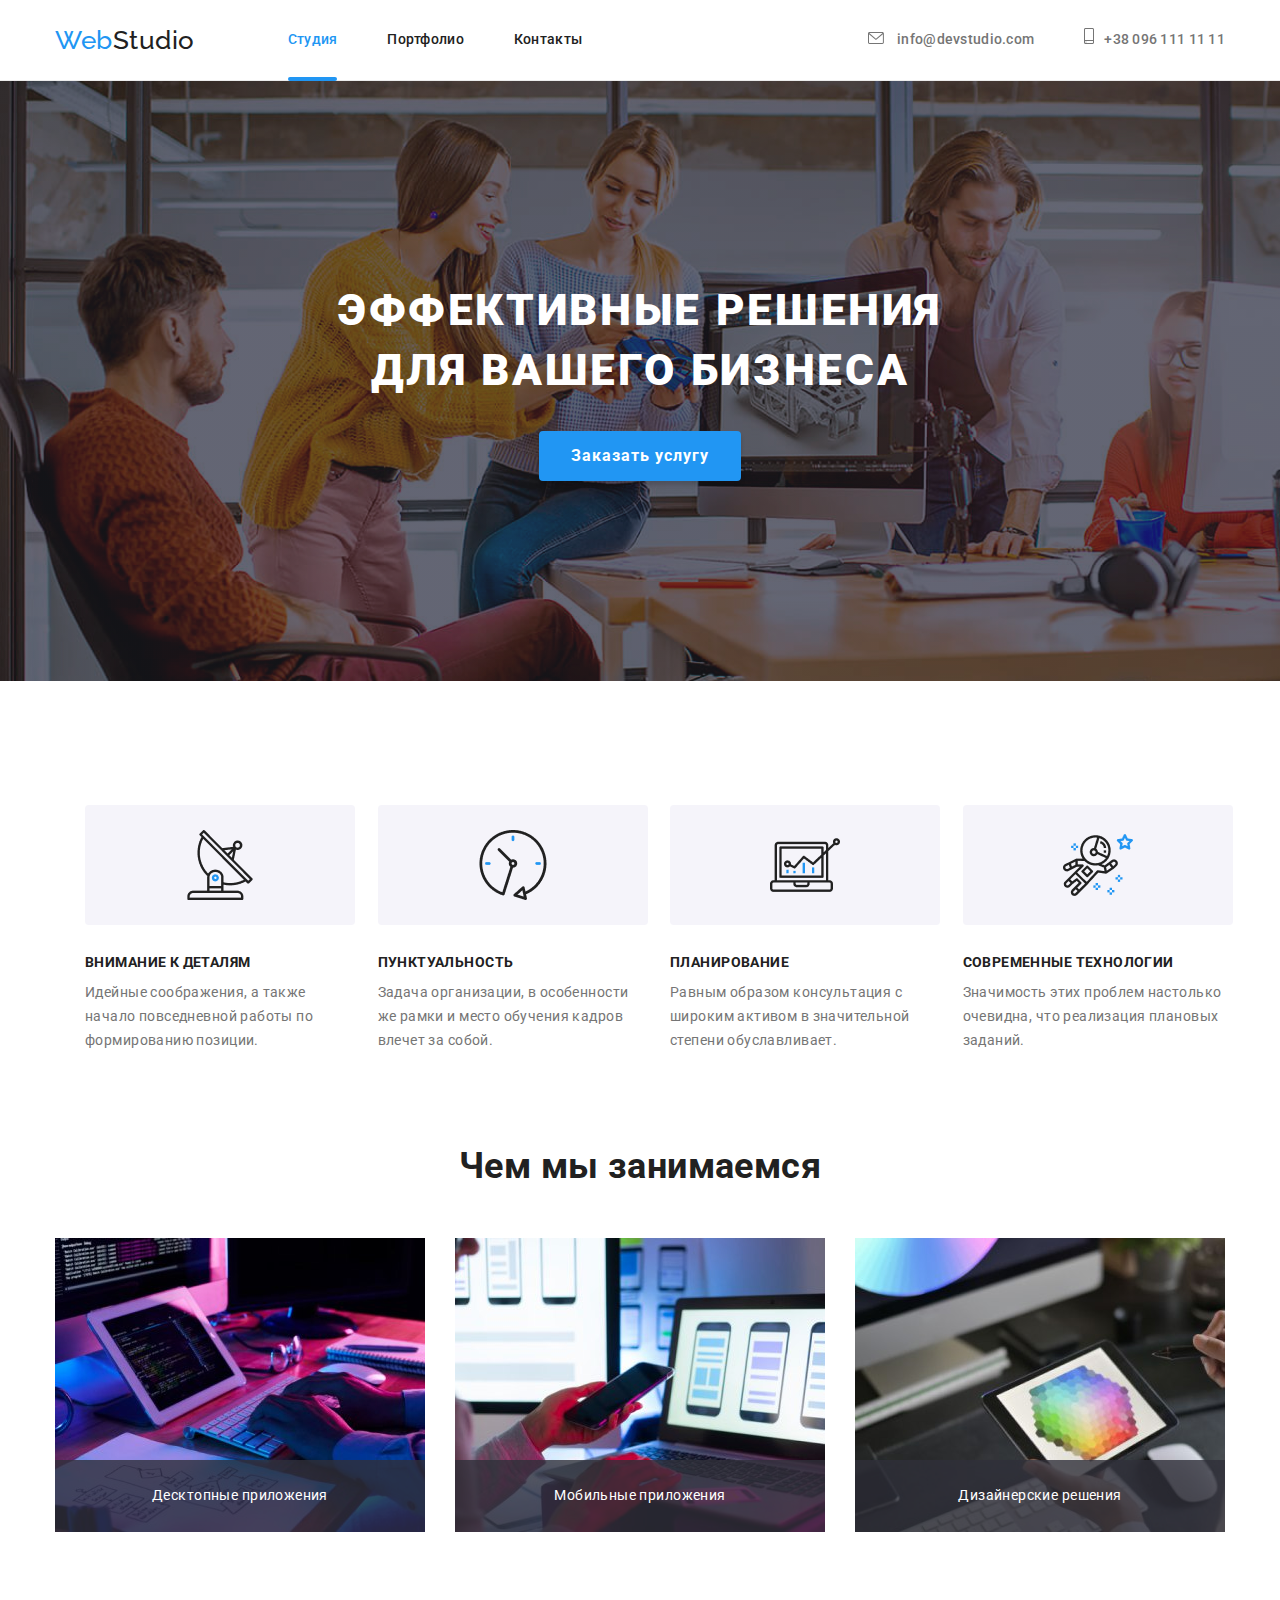
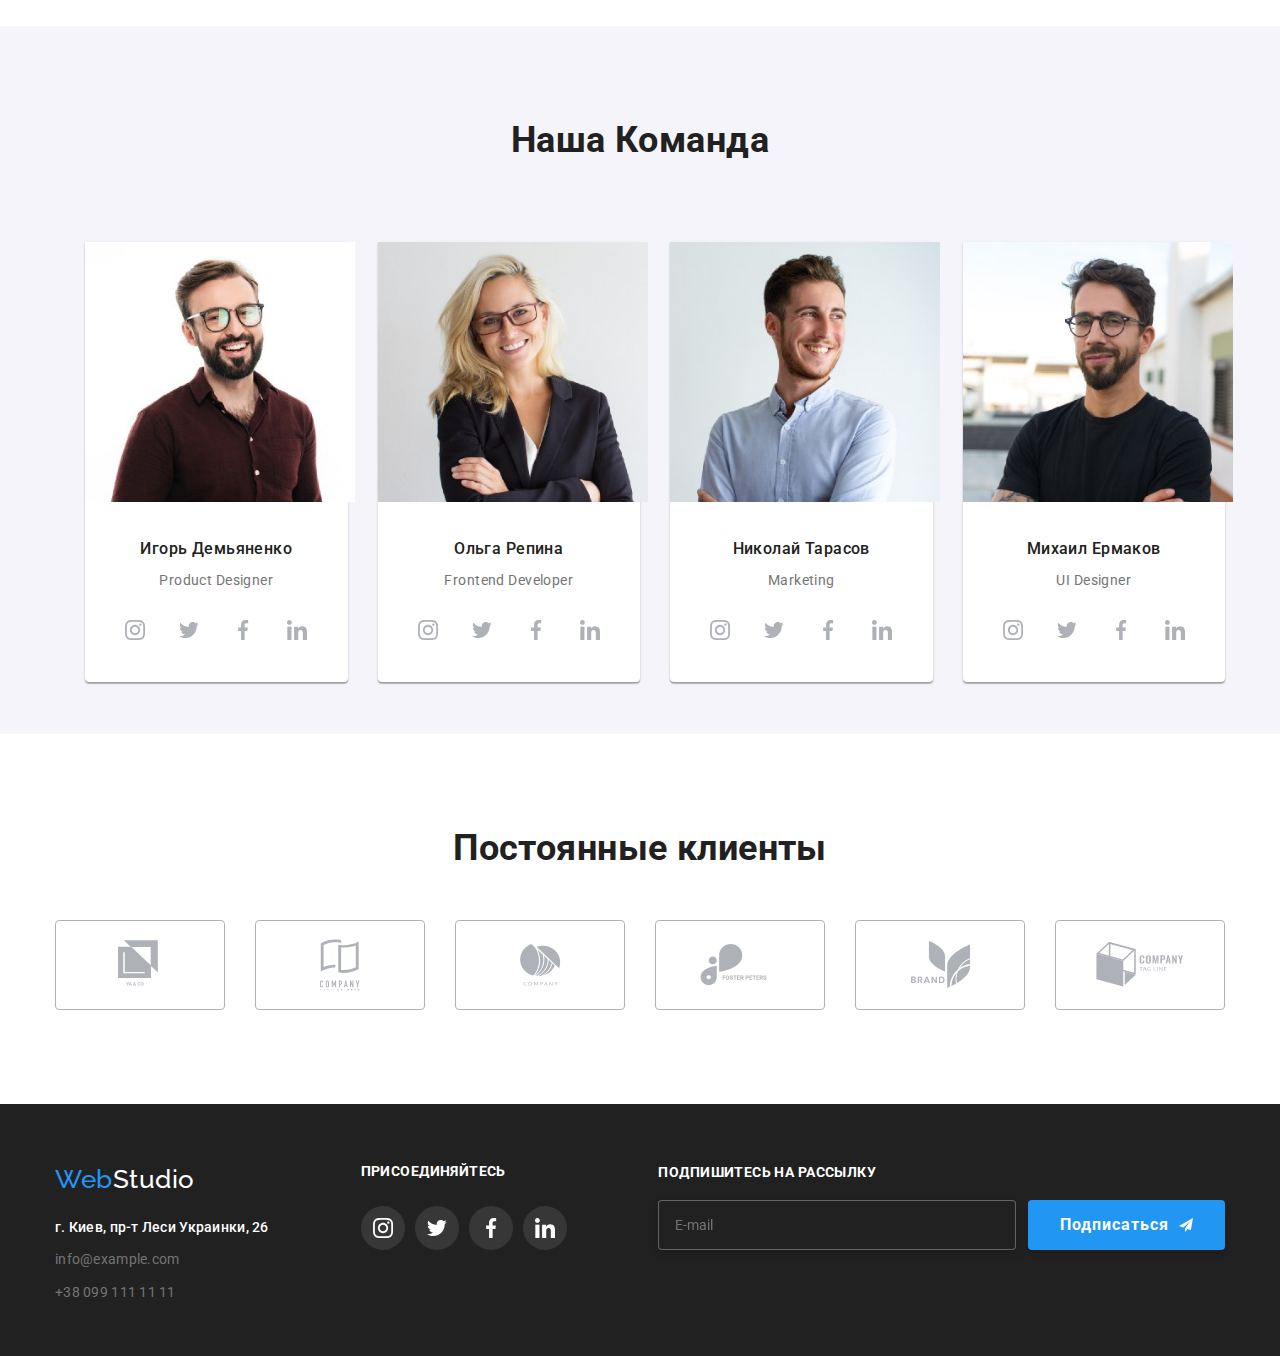
<file: index.html>
<!DOCTYPE html>
<html lang="ru">
  <head>
    <meta charset="UTF-8" />
    <meta name="viewport" content="width=device-width, initial-scale=1.0" />
    <title>Студия</title>
    <link rel="stylesheet" href="https://cdnjs.cloudflare.com/ajax/libs/modern-normalize/1.0.0/modern-normalize.min.css">
    <link href="https://fonts.googleapis.com/css2?family=Raleway:wght@700&family=Roboto:wght@400;500;700;900&display=swap"
      rel="stylesheet"> 
    <link rel="stylesheet" href="./css/styles.css">
  </head>
  <body>
    <header class="header-border">
    <div class="container header">
      <nav class="flex-item">
        <a href="" class="logo menu-logo"><span class="web">Web</span>Studio</a>
          <ul class="flex-item">
            <li class="menu"><a href="./index.html" class="link menu-link curent">Студия</a></li>
            <li class="menu"><a href="./partfolio.html" class="link menu-link">Портфолио</a></li>
            <li class="menu"><a href="#Kontakt" class="link menu-link">Контакты</a></li>
          </ul>
      </nav>
  <ul class="flex-item">
    <li class="menu"><a class="link text malto" href="malto:info@devstudio.com">
        <svg class="heder-ico-mail">
          <use href="./img/sprite.svg#envelope-hover"></use>
        </svg>
        info@devstudio.com</a></li>
    <li class="menu"><a class="link text tel" href="tel:+380961111111">
        <svg class="heder-ico-phone">
          <use href="./img/sprite.svg#smartphone"></use>
        </svg>+38 096 111 11 11</a></li>
  </ul>
    </div> 
    </header>
    <main>
      <section class="motivation">
        <div class="container hero-conteiner">
          <h1 class="dark_bg hero">Эффективные решения для вашего бизнеса</h1>
          <div class="hero-button">
          <button type="button" class="button dark_bg" data-modal-open>Заказать услугу</button>
          </div>
        </div>
      </section>
    <section class="target hed">
     <div class="container">
      <ul class="flex-item work">
        <li class="target-conteiner first">
          <h3 class="text-header">Внимание к деталям</h3>
          <p class="text">
          Идейные соображения, а также начало повседневной работы по
          формированию позиции.
        </p>
      </li>
        <li class="target-conteiner second">
          <h3 class="text-header">Пунктуальность</h3>
          <p class="text">Задача организации, в особенности же рамки и место обучения кадров
           влечет за собой.
          </p>
        </li>
        <li class="target-conteiner three">
          <h3 class="text-header">Планирование</h3>
          <p class="text">
          Равным образом консультация с широким активом в значительной степени
          обуславливает.
         </p>
        </li>
        <li class="target-conteiner four">
          <h3 class="text-header">Современные технологии</h3>
          <p class="text">
          Значимость этих проблем настолько очевидна, что реализация плановых
          заданий.
          </p>
        </li>
      </ul>
  </div>
  </section>
  <Section class="our-work">
      <div class="container">
        <h2 class="low-header">Чем мы занимаемся</h2>
        <ul class="flex-item work-conteiner">
          <li class="work-img">
            <img src="./img/index8.jpg" width="370" height="294" alt="wwd1" />
            <p class="img-disk">Десктопные приложения</p>
          </li>
          <li class="work-img">
            <img src="./img/index7.jpg" width="370" height="294" alt="wwd2" />
            <p class="img-disk">Мобильные приложения</p>
          </li>
          <li class="work-img">
            <img src="./img/index6.jpg" width="370" height="294" alt="wwd3" />
            <p class="img-disk">Дизайнерские решения</p>
          </li>
        </ul>
      </div>
    </section>
      <section class="team-section hed">
        <div class="container">
        <h2 class="low-header">Наша Команда</h2>
      <ul class="flex-item work">
        <li class="person"> 
          <figure>
            <img src="./img/index5.jpg" width="270" height="260" alt="Product Designer">
              <figurecaption> 
                <p class="name"> Игорь Демьяненко </p>
                <p class="text name" lang="en">Product Designer</p>
                <ul class="social-list">
                  <li class="social-item"> <a class="social-link" href="https://instagram.com/" target="_blank" rel="noopener noreferer" aria-label="Instagram">
                  <svg class="social-svg">
                    <use href="./img/sprite.svg#instagram"></use>
                  </svg>
                  </a></li>
                  <li class="social-item"> <a class="social-link" href="https://twitter.com/" target="_blank" rel="noopener noreferer" aria-label="twitter">
                  <svg class="social-svg">
                    <use href="./img/sprite.svg#twitter"></use>
                  </svg>
                  </a></li>
                  <li class="social-item"> <a class="social-link" href="https://facebook.com/" target="_blank" rel="noopener noreferer" aria-label="Facebook">
                  <svg class="social-svg">
                  <use href="./img/sprite.svg#facebook"></use>
                  </svg>
                  </a></li>
                  <li class="social-item"> <a class="social-link" href="https://linkedin.com/" target="_blank" rel="noopener noreferer" aria-label="Linkedin">
                   <svg class="social-svg">
                  <use href="./img/sprite.svg#linkedin"></use>
                  </svg>
                   </a></li>
                </ul>
              </figurecaption>
          </figure>
        </li>
        <li class="person"> 
          <figure>
          <img src="./img/index4.jpg" width="270" height="260" alt="Frontend Developer">
            <figurecaption>
            <p class="name"> Ольга Репина </p>
            <p class="text name" lang="en">Frontend Developer</p>
            <ul class="social-list">
              <li class="social-item"> <a class="social-link" href="https://instagram.com/" target="_blank" rel="noopener noreferer"
                  aria-label="Instagram">
                  <svg class="social-svg">
                    <use href="./img/sprite.svg#instagram"></use>
                  </svg>
                </a></li>
              <li class="social-item"> <a class="social-link" href="https://twitter.com/" target="_blank" rel="noopener noreferer"
                  aria-label="twitter">
                  <svg class="social-svg">
                    <use href="./img/sprite.svg#twitter"></use>
                  </svg>
                </a></li>
              <li class="social-item"> <a class="social-link" href="https://facebook.com/" target="_blank" rel="noopener noreferer"
                  aria-label="Facebook">
                  <svg class="social-svg">
                    <use href="./img/sprite.svg#facebook"></use>
                  </svg>
                </a></li>
              <li class="social-item"> <a class="social-link" href="https://linkedin.com/" target="_blank" rel="noopener noreferer"
                  aria-label="Linkedin">
                  <svg class="social-svg">
                    <use href="./img/sprite.svg#linkedin"></use>
                  </svg>
                </a></li>
            </ul>
            </figurecaption>
          </figure> 
        </li>
        <li class="person"> 
          <figure>
            <img src="./img/index3.jpg" width="270" height="260" alt="Marketing">
            <figurecaption>
            <p class="name"> Николай Тарасов </p>
              <p class="text name" lang="en">Marketing</p>
              <ul class="social-list">
                <li class="social-item"> <a class="social-link" href="https://instagram.com/" target="_blank" rel="noopener noreferer"
                    aria-label="Instagram">
                    <svg class="social-svg">
                      <use href="./img/sprite.svg#instagram"></use>
                    </svg>
                  </a></li>
                <li class="social-item"> <a class="social-link" href="https://twitter.com/" target="_blank" rel="noopener noreferer"
                    aria-label="twitter">
                    <svg class="social-svg">
                      <use href="./img/sprite.svg#twitter"></use>
                    </svg>
                  </a></li>
                <li class="social-item"> <a class="social-link" href="https://facebook.com/" target="_blank" rel="noopener noreferer"
                    aria-label="Facebook">
                    <svg class="social-svg">
                      <use href="./img/sprite.svg#facebook"></use>
                    </svg>
                  </a></li>
                <li class="social-item"> <a class="social-link" href="https://linkedin.com/" target="_blank" rel="noopener noreferer"
                    aria-label="Linkedin">
                    <svg class="social-svg">
                      <use href="./img/sprite.svg#linkedin"></use>
                    </svg>
                  </a></li>
              </ul>
            </figurecaption>
          </figure class="person">
        </li>
        <li class="person"> 
          <figure>
            <img src="./img/index.jpg" width="270" height="260" alt="UI Designer">
            <figurecaption>
            <p class="name">Михаил Ермаков</p>
            <p class="text name" lang="en">UI Designer</p>
            <ul class="social-list">
              <li class="social-item"> <a class="social-link" href="https://instagram.com/" target="_blank" rel="noopener noreferer"
                  aria-label="Instagram">
                  <svg class="social-svg">
                    <use href="./img/sprite.svg#instagram"></use>
                  </svg>
                </a></li>
              <li class="social-item"> <a class="social-link" href="https://twitter.com/" target="_blank" rel="noopener noreferer"
                  aria-label="twitter">
                  <svg class="social-svg">
                    <use href="./img/sprite.svg#twitter"></use>
                  </svg>
                </a></li>
              <li class="social-item"> <a class="social-link" href="https://facebook.com/" target="_blank" rel="noopener noreferer"
                  aria-label="Facebook">
                  <svg class="social-svg">
                    <use href="./img/sprite.svg#facebook"></use>
                  </svg>
                </a></li>
              <li class="social-item"> <a class="social-link" href="https://linkedin.com/" target="_blank" rel="noopener noreferer"
                  aria-label="Linkedin">
                  <svg class="social-svg">
                    <use href="./img/sprite.svg#linkedin"></use>
                  </svg>
                </a></li>
            </ul>
            </figurecaption>
          </figure>
        </li>
      </ul>
   </div>
    </section>
    <Section class="client">
      <div class="container">
      <h2 class="low-header">Постоянные клиенты</h2>
      <ul class="client-list">
        <li class="client-item"> <a class="client-link" href="">
          <svg class="client-svg client-1">
            <use href="./img/sprite.svg#logo-1"></use>
          </svg>
        </a></li>
        <li class="client-item"> <a class="client-link" href="">
            <svg class="client-svg client-2">
           <use href="./img/sprite.svg#logo-2"></use>
          </svg>
        </a></li>
        <li class="client-item"> <a class="client-link" href="">          
          <svg class="client-svg client-3">
            <use href="./img/sprite.svg#logo-3"></use>
          </svg>
        </a></li>
        <li class="client-item"> <a class="client-link" href="">          
          <svg class="client-svg client-4">
            <use href="./img/sprite.svg#logo-4"></use>
          </svg>
        </a></li>
        <li class="client-item"> <a class="client-link" href="">          
          <svg class="client-svg client-5">
            <use href="./img/sprite.svg#logo-5"></use>
          </svg>
        </a></li>
        <li class="client-item"> <a class="client-link" href="">
          <svg class="client-svg client-6">
            <use href="./img/sprite.svg#logo-6"></use>
          </svg>
        </a></li>
      </ul>
      </div>
    </Section>
    </main>
    <footer class="footer">
  <div class="container footer-container">
      <address class="address">
      <ul class="footer-menu"><a name="Kontakt"></a>
        <li class="footer-logo">
          <a href="" class="dark_bg link logo"><span class="web">Web</span>Studio</a>
        </li>
        <Li class="footer-list">
          <a href="https://goo.gl/maps/Aq3avpMeS8SeqytdA" target="_blank" rel="noopener noreferrer" class="dark_bg link"> г. Киев, пр-т Леси Украинки, 26</a>
        </Li>
        <Li class="footer-list">
          <a href="mailto:info@example.com" class="link text"> info@example.com</a>
        </Li>
        <Li class="footer-list">
          <a href="tel:+380991111111" class="link text">+38 099 111 11 11</a>
        </Li>
      </ul>
      </address>
      <div class="footer-soc">
      <h3 class="dark_bg text-header">присоединяйтесь</h3>
      <ul class="social-list">
        <li class="social-item"> <a class="social-link" href="https://instagram.com/" target="_blank" rel="noopener noreferer"
            aria-label="Instagram">
            <svg class="social-svg">
              <use href="./img/sprite.svg#instagram"></use>
            </svg>
          </a></li>
        <li class="social-item"> <a class="social-link" href="https://twitter.com/" target="_blank" rel="noopener noreferer"
            aria-label="twitter">
            <svg class="social-svg">
              <use href="./img/sprite.svg#twitter"></use>
            </svg>
          </a></li>
        <li class="social-item"> <a class="social-link" href="https://facebook.com/" target="_blank" rel="noopener noreferer"
            aria-label="Facebook">
            <svg class="social-svg">
              <use href="./img/sprite.svg#facebook"></use>
            </svg>
          </a></li>
        <li class="social-item"> <a class="social-link" href="https://linkedin.com/" target="_blank" rel="noopener noreferer"
            aria-label="Linkedin">
            <svg class="social-svg">
              <use href="./img/sprite.svg#linkedin"></use>
            </svg>
          </a></li>
      </ul>
      </div>
      <div class="subscribe-container">
        <h3 class="dark_bg subskribe-title">Подпишитесь на рассылку</h3>
        <form class="footer-form">
        <input name="subscribe" type="email" class="footer-input" placeholder="E-mail" >
        <button class="button dark_bg">Подписаться
          <svg class="footer-svg">
            <use href="./img/sprite.svg#pp"></use>
          </svg>
        </button>
        </form>
      </div>
    </footer>
<div class="backdrop is-hidden" data-modal>
  <section class="modal">
    <button class="modal-close-button" data-modal-close>
      <svg class="close-x">
        <use href="./img/sprite.svg#close-x"></use>
      </svg>
    </button>
      <h3 class="modal-h">Оставьте свои данные, мы вам перезвоним</h3>
      <form>
            <div class="conteiner-svg">
             <input type="text" name="name" id="name" class="modal-field">
             <label for="name" class="label-text">Имя</label>
             <svg class="input-svg">
              <use href="./img/sprite.svg#hum"></use>
             </svg>
            </div>
            <div class="conteiner-svg">
             <input type="tel" name="tel" id="tel" class="modal-field">
             <label for="tel" class="label-text">Телефон</label>
             <svg class="input-svg">
               <use href="./img/sprite.svg#phone"></use>
             </svg>
            </div>
            <div class="conteiner-svg">
              <input type="email" name="email" id="email" class="modal-field">
              <label for="email" class="label-text">Почта</label>
              <svg class="input-svg">
                <use href="./img/sprite.svg#mail"></use>
              </svg>
            </div>
            <div class="conteiner-message">
                <textarea class="modal-massage" id="message" name="message" cols="30" rows="5" placeholder="Введите текст"></textarea>
                <label for="message" class="label-text">Комментарий</label>
            </div>
                    <label class="check-label"> 
                      <input type="checkbox" class="modal-chec"/><span class="checkbox"></span>
                      Соглашаюсь с рассылкой и принимаю <a href="">Условия договора</a> 
                  </label>
          <div class="button-conteiner">
            <button type="submit" class="bt-submit">Отправить</button>
          </div>
        </form>
</section>
<script src="./modal.js"></script>
  </body>
</html>
</file>
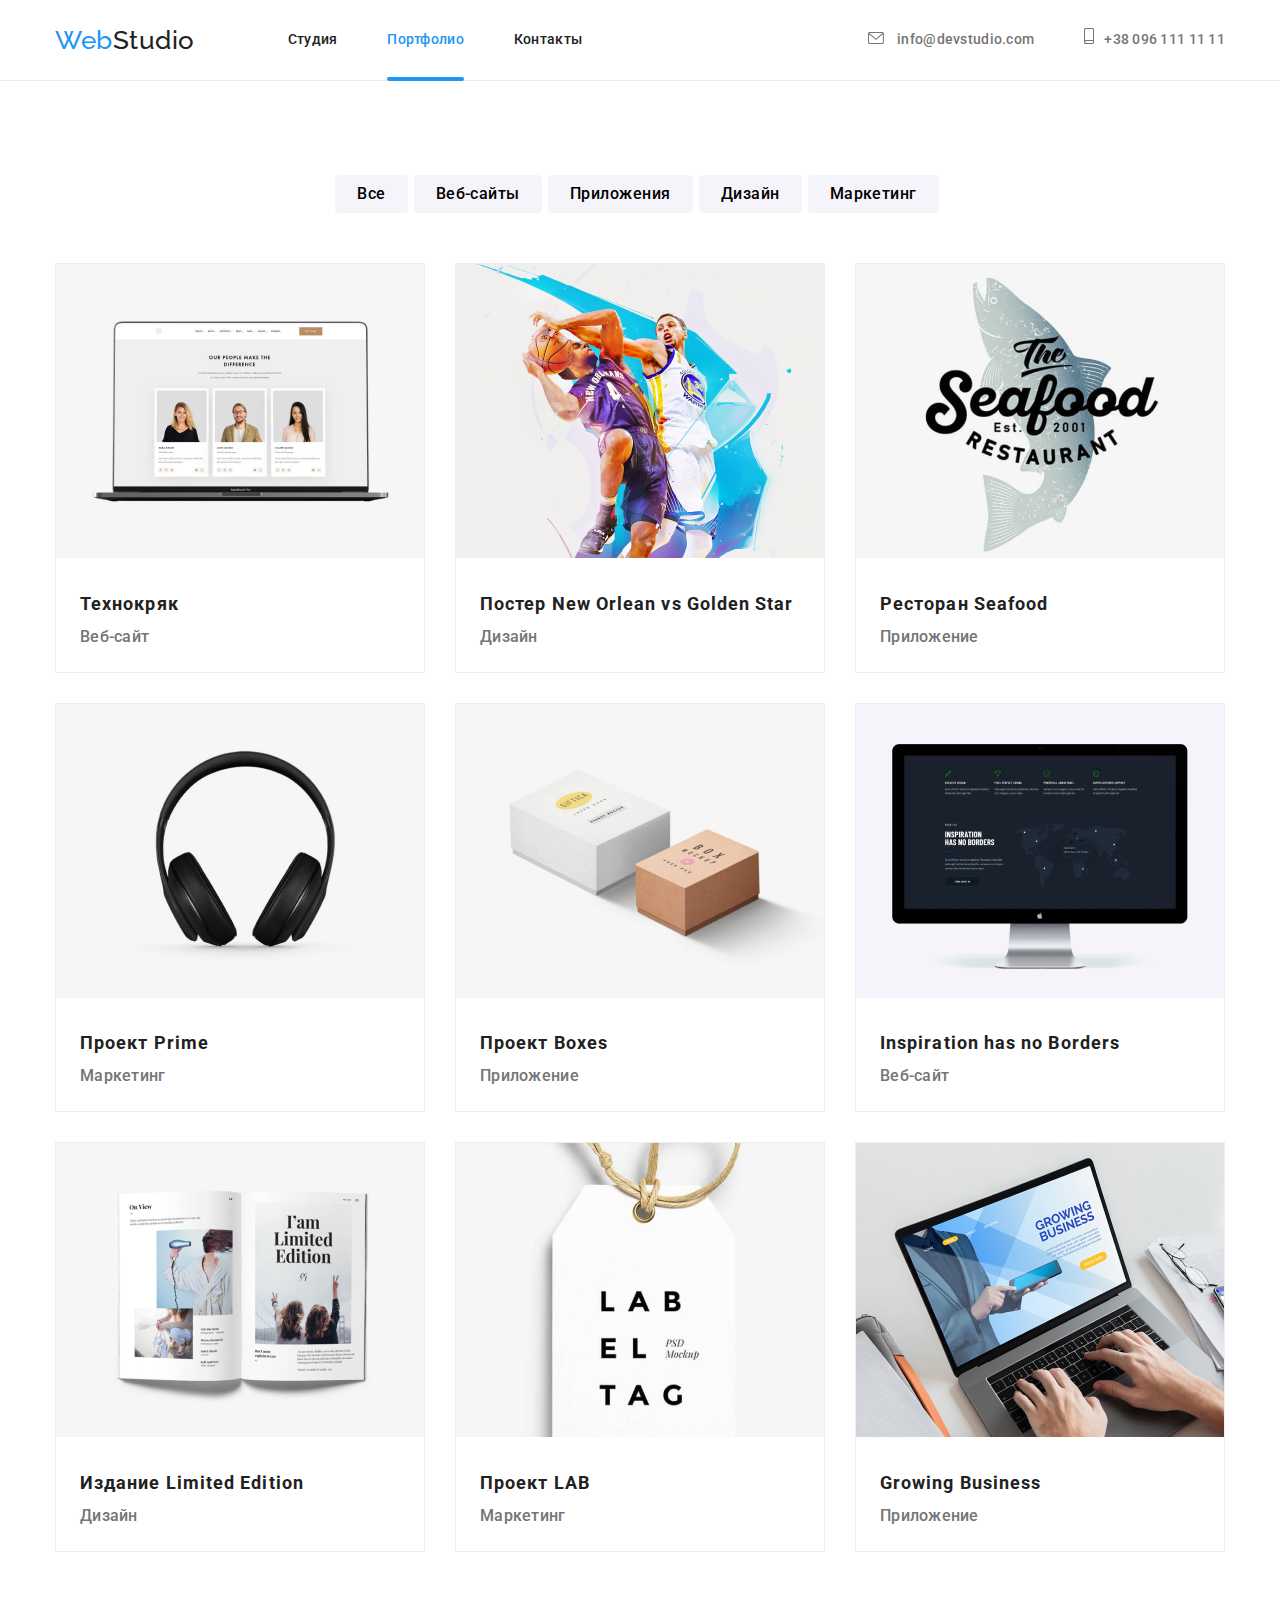
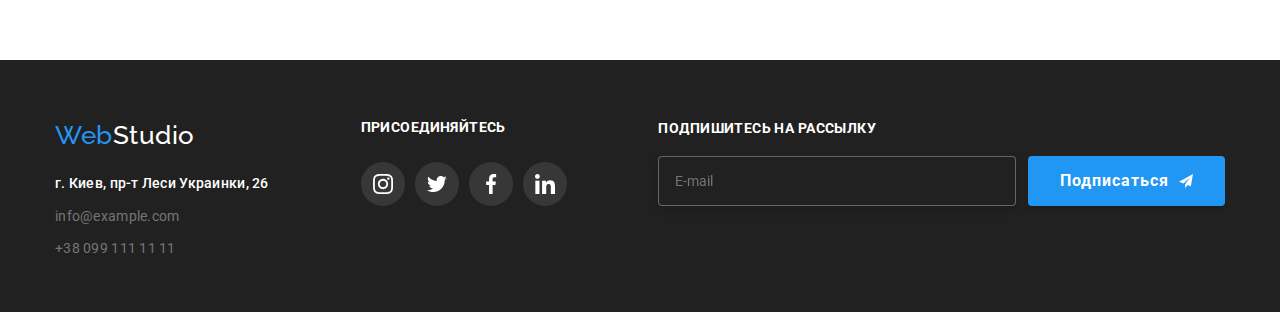
<file: partfolio.html>
<!DOCTYPE html>
<html lang="ru">
<head>
    <meta charset="UTF-8">
    <meta name="viewport" content="width=device-width, initial-scale=1.0">
    <title>Портфолио</title>
    <link rel="stylesheet" href="https://cdnjs.cloudflare.com/ajax/libs/modern-normalize/1.0.0/modern-normalize.min.css">
    <link href="https://fonts.googleapis.com/css2?family=Raleway:wght@700&family=Roboto:wght@400;500;700;900&display=swap"
        rel="stylesheet">
    <link rel="stylesheet" href="./css/styles.css">
</head>
<body>
    <header class="header-border">
        <div class="container header">
            <nav class="flex-item">
                <a href="" class="logo menu-logo"><span class="web">Web</span>Studio</a>
                <ul class="flex-item">
                    <li class="menu"><a href="./index.html" class="link menu-link">Студия</a></li>
                    <li class="menu"><a href="./partfolio.html" class="link menu-link curent">Портфолио</a></li>
                    <li class="menu"><a href="#Kontakt" class="link menu-link">Контакты</a></li>
                </ul>
            </nav>
            <ul class="flex-item">
                <li class="menu"><a class="link text malto" href="malto:info@devstudio.com">
                    <svg class="heder-ico-mail">
                        <use href="./img/sprite.svg#envelope-hover"></use>
                    </svg>
                    info@devstudio.com</a></li>
                <li class="menu"><a class="link text tel" href="tel:+380961111111">
               <svg class="heder-ico-phone">
               <use href="./img/sprite.svg#smartphone"></use>
               </svg>+38 096 111 11 11</a></li>
            </ul>
        </div>
    </header>
<main>
    <Section class="filter-button">
        <div class="container filter">
            <button type="button" class="part-button">Все</button>
            <button type="button" class="part-button">Веб-сайты</button>
            <button type="button" class="part-button">Приложения</button>
            <button type="button" class="part-button">Дизайн</button>
            <button type="button" class="part-button">Маркетинг</button>
        </div>
    </Section>
    <section class="content">
    <div class="container">
    <ul class="part">
        <li class="partfolio-pic pic-info">
        <a href="" class="link">
            <div class="pic-info">
                <p class="overlay">Технокряк это современная площадка распространения коронавируса. Компании используют эту платформу для цифрового
                шпионажа и атак на защищённые сервера конкурентов.</p>
                <img src="./img_partfolio/img1.jpg" width="370" height="294" alt="Технокряк">
            </div>
            <div class="partfolio-pic-info">
                <p class="prod-name">Технокряк</p>
                <p class="prod-exp">Веб-сайт</p>
            </div>
        </a>
        </li>
        <li class="partfolio-pic pic-info">
        <a href="" class="link">
            <div class="pic-info">
                <p class="overlay">Технокряк это современная площадка распространения коронавируса. Компании используют эту
                    платформу для цифрового
                    шпионажа и атак на защищённые сервера конкурентов.</p>
                <img src="./img_partfolio/img2.jpg" width="370" height="294" alt="Постер New Orlean vs Golden Star">
            </div>
            <div>
                <p class="prod-name">Постер New Orlean vs Golden Star</p>
                <p class="prod-exp">Дизайн</p>
            </div>
        </a>
        </li>
        <li class="partfolio-pic pic-info">
        <a href="" class="link">
            <div class="pic-info">
                <p class="overlay">Технокряк это современная площадка распространения коронавируса. Компании используют эту
                    платформу для цифрового
                    шпионажа и атак на защищённые сервера конкурентов.</p>
                <img src="./img_partfolio/img3.jpg" width="370" height="294" alt="Ресторан Seafood">
            </div>
            <div>
                <p class="prod-name">Ресторан Seafood</p>
                <p class="prod-exp">Приложение</p>
            </div>
        </a>
        </li>
        <li class="partfolio-pic pic-info">
        <a href="" class="link">
            <div class="pic-info">
                <p class="overlay">Технокряк это современная площадка распространения коронавируса. Компании используют эту
                    платформу для цифрового
                    шпионажа и атак на защищённые сервера конкурентов.</p>
                <img src="./img_partfolio/img4.jpg" width="370" height="294" alt="Проект Prime">
            </div>
            <div>
                <p class="prod-name">Проект Prime</p>
                <p class="prod-exp">Маркетинг</p>
            </div>
        </a>
        </li>
        <li class="partfolio-pic pic-info">
        <a href="" class="link">
            <div class="pic-info">
                <p class="overlay">Технокряк это современная площадка распространения коронавируса. Компании используют эту
                    платформу для цифрового
                    шпионажа и атак на защищённые сервера конкурентов.</p>
                <img src="./img_partfolio/img5.jpg" width="370" height="294" alt="Проект Boxes">
            </div>
            <div>
                <p class="prod-name">Проект Boxes</p>
                <p class="prod-exp">Приложение</p>
            </div>
        </a>
        </li>
        <li class="partfolio-pic pic-info">
        <a href="" class="link">
            <div class="pic-info">
                <p class="overlay">Технокряк это современная площадка распространения коронавируса. Компании используют эту
                    платформу для цифрового
                    шпионажа и атак на защищённые сервера конкурентов.</p>
                <img src="./img_partfolio/img6.jpg" width="370" height="294" alt="Inspiration has no Borders">
            </div>
            <div>
                <p class="prod-name">Inspiration has no Borders</p>
                <p class="prod-exp">Веб-сайт</p>
            </div>
        </a>
        </li>
        <li class="partfolio-pic pic-info">
        <a href="" class="link">
            <div class="pic-info">
                <p class="overlay">Технокряк это современная площадка распространения коронавируса. Компании используют эту
                    платформу для цифрового
                    шпионажа и атак на защищённые сервера конкурентов.</p>
                <img src="./img_partfolio/img7.jpg" width="370" height="294" alt="Издание Limited Edition">
            </div>
            <div>
                <p class="prod-name">Издание Limited Edition</p>
                <p class="prod-exp">Дизайн</p>
            </div>
        </a>
        </li>
        <li class="partfolio-pic pic-info">
        <a href="" class="link">
            <div class="pic-info">
                <p class="overlay">Технокряк это современная площадка распространения коронавируса. Компании используют эту
                    платформу для цифрового
                    шпионажа и атак на защищённые сервера конкурентов.</p>
                <img src="./img_partfolio/img8.jpg" width="370" height="294" alt="Проект LAB">
            </div>
            <div>
                <p class="prod-name">Проект LAB</p>
                <p class="prod-exp">Маркетинг</p>
            </div>
        </a>
        </li>
        <li class="partfolio-pic pic-info">
        <a href="" class="link">
            <div class="pic-info">
                <p class="overlay">Технокряк это современная площадка распространения коронавируса. Компании используют эту
                    платформу для цифрового
                    шпионажа и атак на защищённые сервера конкурентов.</p>
                <img src="./img_partfolio/img9.jpg" width="370" height="294" alt="Growing Business">
            </div>
            <div>
                <p class="prod-name">Growing Business</p>
                <p class="prod-exp">Приложение</p>
            </div>
        </a>
        </li>
    </ul>
    </div>
    </section>
    </div>
 </main>
    <footer class="footer">
        <div class="container footer-container">
            <address class="address">
                <ul class="footer-menu"><a name="Kontakt"></a>
                    <li class="footer-logo">
                        <a href="" class="dark_bg link logo"><span
                                class="web">Web</span>Studio</a>
                    </li>
                    <Li class="footer-list">
                        <a href="https://goo.gl/maps/Aq3avpMeS8SeqytdA" target="_blank" rel="noopener noreferrer"
                            class="dark_bg link"> г. Киев, пр-т Леси Украинки, 26</a>
                    </Li>
                    <Li class="footer-list">
                        <a href="mailto:info@example.com" class="link text"> info@example.com</a>
                    </Li>
                    <Li class="footer-list">
                        <a href="tel:+380991111111" class="link text">+38 099 111 11 11</a>
                    </Li>
                </ul>
            </address>
            <div class="footer-soc">
                <h3 class="dark_bg text-header">присоединяйтесь</h3>
                <ul class="social-list">
                    <li class="social-item"> <a class="social-link" href="https://instagram.com/" target="_blank"
                            rel="noopener noreferer" aria-label="Instagram">
                            <svg class="social-svg">
                                <use href="./img/sprite.svg#instagram"></use>
                            </svg>
                        </a></li>
                    <li class="social-item"> <a class="social-link" href="https://twitter.com/" target="_blank"
                            rel="noopener noreferer" aria-label="twitter">
                            <svg class="social-svg">
                                <use href="./img/sprite.svg#twitter"></use>
                            </svg>
                        </a></li>
                    <li class="social-item"> <a class="social-link" href="https://facebook.com/" target="_blank"
                            rel="noopener noreferer" aria-label="Facebook">
                            <svg class="social-svg">
                                <use href="./img/sprite.svg#facebook"></use>
                            </svg>
                        </a></li>
                    <li class="social-item"> <a class="social-link" href="https://linkedin.com/" target="_blank"
                            rel="noopener noreferer" aria-label="Linkedin">
                            <svg class="social-svg">
                                <use href="./img/sprite.svg#linkedin"></use>
                            </svg>
                        </a></li>
                </ul>
            </div>
                <div class="subscribe-container">
                    <h3 class="dark_bg subskribe-title">Подпишитесь на рассылку</h3>
                    <form class="footer-form">
                        <input name="subscribe" type="email" class="footer-input" placeholder="E-mail">
                        <button class="button dark_bg">Подписаться
                            <svg class="footer-svg">
                                <use href="./img/sprite.svg#pp"></use>
                            </svg>
                        </button>
                    </form>
                </div>
    </footer>
</body>
</html>
</file>
<file: css/styles.css>
html {
  box-sizing: border-box;
}
*,
*::before,
*::after {
  box-sizing: inherit;
}

:root {
  --acent: #2196f3;
  --black: #212121;
  --white: #ffffff;
  --gray: #757575;
  --bg: #f5f4fa;
  --icons: #afb1b8;
}
h1,
h2,
h3,
p {
  margin-bottom: 0px;
  margin-top: 0;
}
figure {
  margin: 0px;
  padding: 0px;
}
body {
  font-family: "Roboto", sans-serif;
  font-weight: 400;
  font-style: normal;
  letter-spacing: 0.03em;
  font-size: 14px;
  line-height: 1.7;
  color: var(--black);
}
.logo {
  font-family: "Raleway", sans-serif;
  font-weight: bold;
  font-size: 26px;
  line-height: 1.19;
  color: inherit;
  text-decoration: none;
  letter-spacing: 0.02em;
  font-weight: 500;
}
.web {
  color: var(--acent);
}
.link {
  color: inherit;
  text-decoration: none;
  letter-spacing: 0.02em;
  font-weight: 500;
  transition-duration: 250ms;
  transition-timing-function: cubic-bezier(0.4, 0, 0.2, 1);
}
.link:focus,
.link:hover {
  color: var(--acent);
}
.header-adress {
  font-size: 14px;
  color: var(--gray);
}
.heder-ico-phone {
  width: 10px;
  height: 16px;
  margin-right: 10px;
  fill: var(--gray);
  transition-duration: 250ms;
  transition-timing-function: cubic-bezier(0.4, 0, 0.2, 1);
}
.heder-ico-mail {
  width: 16px;
  height: 12px;
  margin-right: 10px;
  fill: var(--gray);
  transition-duration: 250ms;
  transition-timing-function: cubic-bezier(0.4, 0, 0.2, 1);
}
.malto:hover .heder-ico-mail,
.malto:focus .heder-ico-mail {
  fill: var(--acent);
}
.tel:hover .heder-ico-phone,
.tel:focus .heder-ico-phone {
  fill: var(--acent);
}
.menu > .text {
  font-weight: 500;
}
.button {
  font-weight: bold;
  font-size: 16px;
  line-height: 1.87;
  letter-spacing: 0.06em;
  padding: 10px 32px;
  box-shadow: 0px 4px 4px rgba(0, 0, 0, 0.15);
  border-radius: 4px;
  border: 0px;
  background: var(--acent);
  transition-duration: 250ms;
  transition-timing-function: cubic-bezier(0.4, 0, 0.2, 1);
}
.name {
  font-weight: 500;
  font-size: 16px;
  line-height: 1.18;
  text-align: center;
}
.text {
  font-weight: normal;
  font-size: 14px;
  line-height: 1.7;
  color: var(--gray);
}
.text-header {
  font-weight: bold;
  font-size: 14px;
  line-height: 1.14;
  text-transform: uppercase;
  margin-bottom: 10px;
}
.low-header {
  font-weight: bold;
  font-size: 36px;
  line-height: 1.16;
  text-align: center;
  padding-bottom: 50px;
}
.dark_bg {
  color: var(--white);
}
.hero {
  font-weight: 900;
  font-size: 44px;
  line-height: 1.36;
  text-align: center;
  letter-spacing: 0.06em;
  text-transform: uppercase;
  padding-bottom: 30px;
}
.address {
  font-style: normal;
}
.figure {
  display: block;
  width: 370px;
}
.prod-name {
  text-decoration: none;
  font-weight: bold;
  font-size: 18px;
  line-height: 2;
  letter-spacing: 0.06em;
  padding-top: 20px;
  padding-left: 24px;
  color: var(--black);
}
.prod-exp {
  font-size: 16px;
  line-height: 1.87;
  padding-bottom: 20px;
  padding-left: 24px;
  color: var(--gray);
}

.part-button {
  font-weight: 500;
  font-size: 16px;
  line-height: 1.62;
  text-align: center;
  letter-spacing: 0.03em;
  border-radius: 4px;
  padding: 6px 22px;
  margin-right: 6px;
  background: var(--bg);
  border: 0;
  transition-duration: 250ms;
  transition-timing-function: cubic-bezier(0.4, 0, 0.2, 1);
}
.part-button:focus,
.part-button:hover {
  color: var(--white);
  background: var(--acent);
  box-shadow: 0px 3px 1px rgba(0, 0, 0, 0.1), 0px 1px 2px rgba(0, 0, 0, 0.08),
    0px 2px 2px rgba(0, 0, 0, 0.12);
}
.container {
  width: 1200px;
  padding-left: 15px;
  padding-right: 15px;
  margin-right: auto;
  margin-left: auto;
}
.flex-item {
  display: flex;
  padding: 0px;
  margin: 0px;
  list-style-type: none;
}
.header {
  height: 80px;
  background-color: var(--white);
  display: flex;
  justify-content: space-between;
  align-items: center;
}
.header > .flex-item {
  align-items: center;
}
.header-border {
  border-bottom: 1px solid #ececec;
}

.menu:not(:last-child) {
  margin-right: 50px;
}
.menu {
  position: relative;
}
.curent {
  color: var(--acent);
}
.curent::after {
  content: "";
  display: block;
  position: absolute;
  width: 100%;
  height: 4px;
  border-radius: 2px;
  background-color: var(--acent);
  bottom: -29px;
  left: 0;
}
.menu-link:hover::after,
.menu-link:focus::after {
  content: "";
  display: block;
  position: absolute;
  width: 100%;
  height: 4px;
  border-radius: 2px;
  background-color: var(--acent);
  bottom: -29px;
  left: 0;
}

.menu-logo {
  padding-right: 93px;
}

.motivation {
  background-color: #c4c4c4;
  background-image: linear-gradient(
      to right,
      rgba(47, 48, 58, 0.4),
      rgba(47, 48, 58, 0.4)
    ),
    url(../img/herobg.png);
  background-repeat: no-repeat;
  background-size: cover;
  height: 600px;
  display: flex;
  align-items: center;
}
.target-conteiner {
  width: calc(100% / 4 - 30px);
  margin-left: 30px;
  margin-top: 30px;
}
.first::before {
  background-color: var(--bg);
  border-radius: 4px;
  display: block;
  content: "";
  background-image: url(../img/Group.png);
  background-repeat: no-repeat;
  background-position: center;
  width: 270px;
  height: 120px;
  margin-bottom: 30px;
}
.second::before {
  background-color: var(--bg);
  border-radius: 4px;
  display: block;
  content: "";
  background-image: url(../img/clock.png);
  background-repeat: no-repeat;
  background-position: center;
  width: 270px;
  height: 120px;
  margin-bottom: 30px;
}
.three::before {
  background-color: var(--bg);
  border-radius: 4px;
  display: block;
  content: "";
  background-image: url(../img/diagram.png);
  background-repeat: no-repeat;
  background-position: center;
  width: 270px;
  height: 120px;
  margin-bottom: 30px;
}
.four::before {
  background-color: var(--bg);
  border-radius: 4px;
  display: block;
  content: "";
  background-image: url(../img/astronaut.png);
  background-repeat: no-repeat;
  background-position: center;
  width: 270px;
  height: 120px;
  margin-bottom: 30px;
}
.our-work {
  padding-bottom: 94px;
}
.work-img {
  position: relative;
  max-height: 294px;
  width: calc(100% / 3 - 30px);
  margin-left: 30px;
  margin-top: 30px;
}
.work-conteiner {
  margin-left: -30px;
  margin-top: -30px;
}
.img-disk {
  position: absolute;
  display: block;
  bottom: 0;
  right: 0;
  left: 0;
  padding-top: 24px;
  padding-bottom: 24px;
  text-align: center;
  color: #ffffff;
  background-color: rgba(47, 48, 58, 0.8);
}

.hed {
  padding-top: 94px;
  padding-bottom: 94px;
}
.team-section {
  background-color: var(--bg);
  height: 708px;
}
.person {
  background-color: var(--white);
  box-shadow: 0px 1px 3px rgba(0, 0, 0, 0.12), 0px 1px 1px rgba(0, 0, 0, 0.14),
    0px 2px 1px rgba(0, 0, 0, 0.2);
  border-radius: 0px 0px 4px 4px;
  width: calc(100% / 4 - 30px);
  margin-left: 30px;
  margin-top: 30px;
}
.person .name:last-child {
  padding-bottom: 30px;
}
.person .name:first-child {
  padding-top: 30px;
}
.person .text {
  padding-top: 10px;
}
.social-list {
  display: flex;
  justify-content: center;
  padding: 0px;
  margin: 0px;
  list-style-type: none;
  padding-top: 16px;
  padding-bottom: 30px;
}
.social-svg {
  width: 20px;
  height: 20px;
  fill: var(--icons);
  transition-duration: 250ms;
  transition-timing-function: cubic-bezier(0.4, 0, 0.2, 1);
}
.social-item:not(:last-child) {
  margin-right: 10px;
}
.social-link {
  display: flex;
  justify-content: center;
  align-items: center;
  width: 44px;
  height: 44px;
  background-color: var(--white);
  border-radius: 50%;
  transition-duration: 250ms;
  transition-timing-function: cubic-bezier(0.4, 0, 0.2, 1);
}
.social-link:hover,
.social-link:focus {
  background-color: var(--acent);
}
.social-link:hover .social-svg,
.social-link:focus .social-svg {
  fill: var(--white);
}
.footer-menu {
  list-style-type: none;
  padding: 0px;
  margin: 0px;
}
.footer-container {
  display: flex;
  justify-content: space-between;
}
.footer {
  display: flex;
  padding-top: 60px;
  padding-bottom: 60px;
  height: 252px;
  background-color: var(--black);
}
.footer-list:not(:last-child) {
  padding-bottom: 9px;
}
.footer-logo {
  padding-bottom: 20px;
}
.footer-soc .social-svg {
  fill: var(--white);
}
.footer-soc .social-link {
  background-color: rgba(255, 255, 255, 0.1);
}
.footer-soc .social-link:hover,
.footer-soc .social-link:focus {
  background-color: var(--acent);
}
.subskribe-title {
  text-transform: uppercase;
  font-size: 14px;
  line-height: 16px;
  font-style: normal;
  font-weight: bold;
  padding-bottom: 20px;
}
.footer-input {
  padding: 15px 16px;
  background-color: var(--black);
  border: 1px solid rgba(255, 255, 255, 0.3);
  box-sizing: border-box;
  filter: drop-shadow(0px 4px 4px rgba(0, 0, 0, 0.15));
  border-radius: 4px;
  width: 358px;
  color: rgba(255, 255, 255, 0.6);
  margin-right: 12px;
}
.footer-form {
  display: flex;
}
.subscribe-container {
}
.footer-svg {
  width: 24px;
  height: 24px;
  fill: var(--white);
  padding-left: 10px;
}
.footer-form .button {
  display: flex;
  align-items: center;
  justify-content: center;
}
.partfolio-pic {
  display: block;
  width: calc(100% / 3 - 30px);
  margin-left: 30px;
  margin-top: 30px;
  border: 1px solid #eeeeee;
  transition-duration: 250ms;
  transition-timing-function: cubic-bezier(0.4, 0, 0.2, 1);
}
.partfolio-pic:focus,
.partfolio-pic:hover {
  box-shadow: 0px 1px 1px rgba(0, 0, 0, 0.12), 0px 4px 4px rgba(0, 0, 0, 0.06),
    1px 4px 6px rgba(0, 0, 0, 0.16);
}
.partfolio-pic-info {
  width: 370px;
}
.pic-info {
  position: relative;
  overflow: hidden;
  transition-duration: 250ms;
  transition-timing-function: cubic-bezier(0.4, 0, 0.2, 1);
}
.overlay {
  position: absolute;
  top: 0;
  left: 0;
  width: 100%;
  height: 100%;
  transform: translateY(100%);
  transition: transform 250ms;
  transition-timing-function: cubic-bezier(0.4, 0, 0.2, 1);
  font-weight: 400;
  font-size: 18px;
  letter-spacing: 0.03em;
  padding: 64px 24px;
  color: #ffffff;
}
.pic-info:hover .overlay,
.pic-info:focus .overlay {
  transform: translateY(0);
  background-color: rgba(33, 150, 243, 0.9);
}
.part {
  display: flex;
  flex-wrap: wrap;
  padding: 0px;
  list-style-type: none;
  margin-left: -30px;
  margin-top: -30px;
}
.filter {
  padding-top: 94px;
  padding-bottom: 50px;
  display: flex;
  justify-content: center;
}
.content {
  padding-bottom: 94px;
}
.hero-button {
  display: flex;
  justify-content: center;
}
.hero-conteiner {
  padding: 200px 15px;
  max-width: 696px;
}

.client {
  padding-top: 94px;
  padding-bottom: 94px;
}
.client-list {
  display: flex;
  justify-content: center;
  padding: 0px;
  margin: 0px;
  list-style-type: none;
}
.client-link {
  display: flex;
  align-items: center;
  justify-content: center;
  width: 170px;
  height: 90px;
  border: 1px solid #afb1b8;
  border-radius: 4px;
  transition-duration: 250ms;
  transition-timing-function: cubic-bezier(0.4, 0, 0.2, 1);
}
.client-item:not(:last-child) {
  margin-right: 30px;
}
.client-svg {
  fill: var(--icons);
  transition-duration: 250ms;
  transition-timing-function: cubic-bezier(0.4, 0, 0.2, 1);
}
.client-1 {
  height: 49px;
  width: 44px;
}
.client-2 {
  width: 40px;
  height: 52px;
}
.client-3 {
  width: 41px;
  height: 42px;
}
.client-4 {
  width: 80px;
  height: 42px;
}
.client-5 {
  width: 59px;
  height: 47px;
}
.client-6 {
  width: 88px;
  height: 45px;
}
.client-link:hover,
.client-link:focus {
  border-color: var(--acent);
}
.client-link:hover .client-svg,
.client-link:focus .client-svg {
  fill: var(--acent);
}
.backdrop {
  position: fixed;
  top: 0;
  left: 0;
  width: 100%;
  height: 100%;
  background-color: rgba(0, 0, 0, 0.2);
  opacity: 1;
  transition-duration: 250ms;
  transition-timing-function: cubic-bezier(0.4, 0, 0.2, 1);
}
.is-hidden {
  visibility: hidden;
  opacity: 0;
  pointer-events: none;
}
.modal {
  position: absolute;
  background-color: #fff;
  top: 50%;
  left: 50%;
  transform: translate(-50%, -50%);
  width: 528px;
  box-shadow: 0px 1px 3px rgba(0, 0, 0, 0.12), 0px 1px 1px rgba(0, 0, 0, 0.14),
    0px 2px 1px rgba(0, 0, 0, 0.2);
  border-radius: 4px;
  padding: 40px;
  box-sizing: border-box;
}
.modal-close-button {
  position: absolute;
  display: flex;
  align-items: center;
  justify-content: center;
  top: 8px;
  right: 8px;
  width: 30px;
  height: 30px;
  padding: 9px, 10px;
  background-color: #fff;
  border: 1px solid rgba(0, 0, 0, 0.1);
  border-radius: 50%;
}
.modal-close-button:hover .close-x {
  fill: var(--acent);
}

.close-x {
  fill: black;
  width: 18px;
  height: 18px;
}
.modal-h {
  font-family: "Roboto", sans-serif;
  font-style: normal;
  font-weight: bold;
  font-size: 20px;
  line-height: 23px;
  padding-bottom: 30px;
}
.modal-field {
  height: 40px;
  width: 100%;
  padding-left: 42px;
  padding-top: 12px;
  padding-bottom: 12px;
  border: 1px solid rgba(33, 33, 33, 0.2);
  border-radius: 4px;
  transition-duration: 250ms;
  transition-timing-function: cubic-bezier(0.4, 0, 0.2, 1);
  outline: none;
}
.label-text {
  position: absolute;
  left: 0;
  top: -18px;
  font-style: normal;
  font-weight: normal;
  font-size: 12px;
  line-height: 14px;
  color: #757575;
}
.inputs {
  padding: 40px;
}
.conteiner-svg {
  position: relative;
  margin-bottom: 28px;
}
.conteiner-message {
  position: relative;
  margin-bottom: 20px;
}
.modal-massage {
  width: 100%;
  height: 120px;
  padding: 12px 16px;
  border: 1px solid rgba(33, 33, 33, 0.2);
  border-radius: 4px;
  resize: none;
  transition-duration: 250ms;
  transition-timing-function: cubic-bezier(0.4, 0, 0.2, 1);
  outline: none;
}
.input-svg {
  position: absolute;
  bottom: 11px;
  left: 12px;
  fill: var(--black);
  width: 18px;
  height: 18px;
  transition-duration: 250ms;
  transition-timing-function: cubic-bezier(0.4, 0, 0.2, 1);
}
.bt-submit {
  background: #2196f3;
  height: 50px;
  box-shadow: 0px 4px 4px rgba(0, 0, 0, 0.15);
  border-radius: 4px;
  padding: 10px 55px;
  text-align: center;
  color: var(--white);
  font-style: normal;
  font-weight: bold;
  font-size: 16px;
  line-height: 30px;
}
.button-conteiner {
  display: block;
  display: flex;
  justify-content: center;
  align-items: center;
  margin-top: 30px;
}
.modal-field:focus {
  border-color: var(--acent);
}
.modal-field:focus ~ .input-svg {
  fill: var(--acent);
}
.modal-massage:focus {
  border-color: var(--acent);
}
.modal-chec {
  appearance: none;
  position: absolute;
}
.checkbox {
  display: inline-block;
  width: 16px;
  height: 15px;
  border: 2px solid black;
  border-radius: 2px;
  margin-right: 8px;
  transition-duration: 250ms;
  transition-timing-function: cubic-bezier(0.4, 0, 0.2, 1);
}
.modal-chec:checked + .checkbox {
  background-color: var(--acent);
  background-image: url(../img/icon-check.svg);
  background-size: contain;
  background-origin: border-box;
  border-color: var(--acent);
}
.check-label {
  display: flex;
  align-items: center;
  color: #757575;
}
</file>
